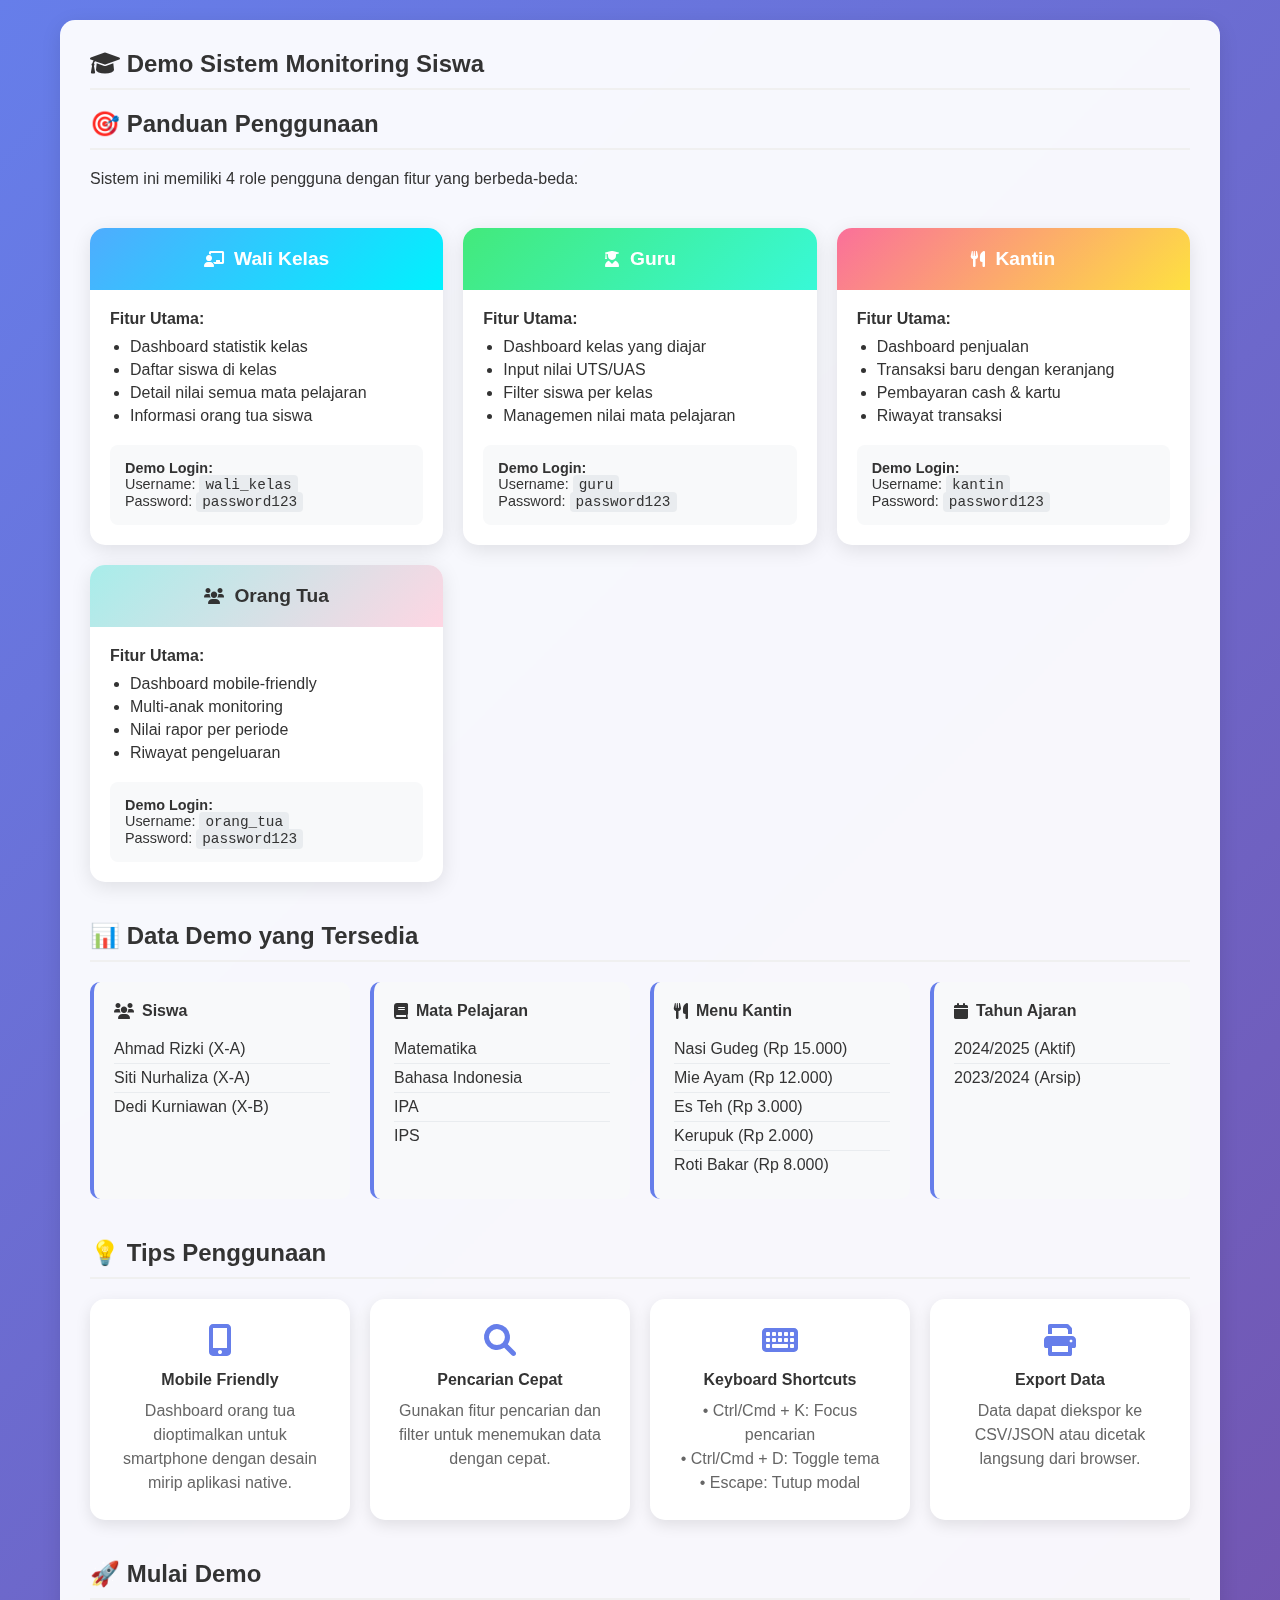
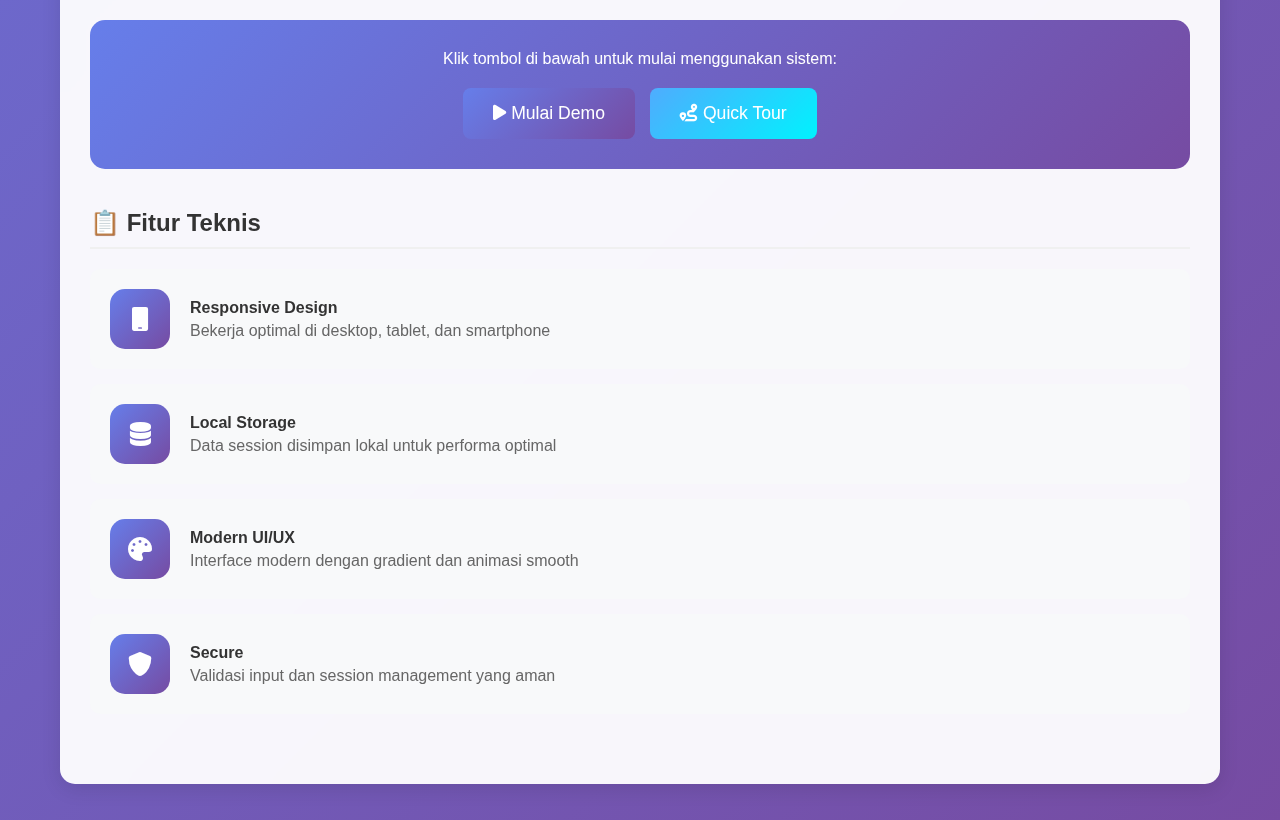
<file: template/demo.html>
<!DOCTYPE html>
<html lang="id">
<head>
    <meta charset="UTF-8">
    <meta name="viewport" content="width=device-width, initial-scale=1.0">
    <title>Demo - Sistem Monitoring Siswa</title>
    <link rel="stylesheet" href="assets/css/style.css">
    <link rel="stylesheet" href="https://cdnjs.cloudflare.com/ajax/libs/font-awesome/6.0.0/css/all.min.css">
</head>
<body>
    <div class="container">
        <div class="content-card">
            <h1 class="content-title">
                <i class="fas fa-graduation-cap"></i> Demo Sistem Monitoring Siswa
            </h1>
            
            <div class="demo-section">
                <h2>🎯 Panduan Penggunaan</h2>
                <p>Sistem ini memiliki 4 role pengguna dengan fitur yang berbeda-beda:</p>
            </div>

            <div class="demo-roles">
                <div class="role-demo-card">
                    <div class="role-header wali-kelas">
                        <i class="fas fa-chalkboard-teacher"></i>
                        <h3>Wali Kelas</h3>
                    </div>
                    <div class="role-content">
                        <h4>Fitur Utama:</h4>
                        <ul>
                            <li>Dashboard statistik kelas</li>
                            <li>Daftar siswa di kelas</li>
                            <li>Detail nilai semua mata pelajaran</li>
                            <li>Informasi orang tua siswa</li>
                        </ul>
                        <div class="demo-credentials">
                            <strong>Demo Login:</strong><br>
                            Username: <code>wali_kelas</code><br>
                            Password: <code>password123</code>
                        </div>
                    </div>
                </div>

                <div class="role-demo-card">
                    <div class="role-header guru">
                        <i class="fas fa-user-graduate"></i>
                        <h3>Guru</h3>
                    </div>
                    <div class="role-content">
                        <h4>Fitur Utama:</h4>
                        <ul>
                            <li>Dashboard kelas yang diajar</li>
                            <li>Input nilai UTS/UAS</li>
                            <li>Filter siswa per kelas</li>
                            <li>Managemen nilai mata pelajaran</li>
                        </ul>
                        <div class="demo-credentials">
                            <strong>Demo Login:</strong><br>
                            Username: <code>guru</code><br>
                            Password: <code>password123</code>
                        </div>
                    </div>
                </div>

                <div class="role-demo-card">
                    <div class="role-header kantin">
                        <i class="fas fa-utensils"></i>
                        <h3>Kantin</h3>
                    </div>
                    <div class="role-content">
                        <h4>Fitur Utama:</h4>
                        <ul>
                            <li>Dashboard penjualan</li>
                            <li>Transaksi baru dengan keranjang</li>
                            <li>Pembayaran cash & kartu</li>
                            <li>Riwayat transaksi</li>
                        </ul>
                        <div class="demo-credentials">
                            <strong>Demo Login:</strong><br>
                            Username: <code>kantin</code><br>
                            Password: <code>password123</code>
                        </div>
                    </div>
                </div>

                <div class="role-demo-card">
                    <div class="role-header orang-tua">
                        <i class="fas fa-users"></i>
                        <h3>Orang Tua</h3>
                    </div>
                    <div class="role-content">
                        <h4>Fitur Utama:</h4>
                        <ul>
                            <li>Dashboard mobile-friendly</li>
                            <li>Multi-anak monitoring</li>
                            <li>Nilai rapor per periode</li>
                            <li>Riwayat pengeluaran</li>
                        </ul>
                        <div class="demo-credentials">
                            <strong>Demo Login:</strong><br>
                            Username: <code>orang_tua</code><br>
                            Password: <code>password123</code>
                        </div>
                    </div>
                </div>
            </div>

            <div class="demo-section">
                <h2>📊 Data Demo yang Tersedia</h2>
                <div class="demo-data">
                    <div class="data-card">
                        <h4><i class="fas fa-users"></i> Siswa</h4>
                        <ul>
                            <li>Ahmad Rizki (X-A)</li>
                            <li>Siti Nurhaliza (X-A)</li>
                            <li>Dedi Kurniawan (X-B)</li>
                        </ul>
                    </div>
                    
                    <div class="data-card">
                        <h4><i class="fas fa-book"></i> Mata Pelajaran</h4>
                        <ul>
                            <li>Matematika</li>
                            <li>Bahasa Indonesia</li>
                            <li>IPA</li>
                            <li>IPS</li>
                        </ul>
                    </div>
                    
                    <div class="data-card">
                        <h4><i class="fas fa-utensils"></i> Menu Kantin</h4>
                        <ul>
                            <li>Nasi Gudeg (Rp 15.000)</li>
                            <li>Mie Ayam (Rp 12.000)</li>
                            <li>Es Teh (Rp 3.000)</li>
                            <li>Kerupuk (Rp 2.000)</li>
                            <li>Roti Bakar (Rp 8.000)</li>
                        </ul>
                    </div>
                    
                    <div class="data-card">
                        <h4><i class="fas fa-calendar"></i> Tahun Ajaran</h4>
                        <ul>
                            <li>2024/2025 (Aktif)</li>
                            <li>2023/2024 (Arsip)</li>
                        </ul>
                    </div>
                </div>
            </div>

            <div class="demo-section">
                <h2>💡 Tips Penggunaan</h2>
                <div class="tips-grid">
                    <div class="tip-card">
                        <i class="fas fa-mobile-alt"></i>
                        <h4>Mobile Friendly</h4>
                        <p>Dashboard orang tua dioptimalkan untuk smartphone dengan desain mirip aplikasi native.</p>
                    </div>
                    
                    <div class="tip-card">
                        <i class="fas fa-search"></i>
                        <h4>Pencarian Cepat</h4>
                        <p>Gunakan fitur pencarian dan filter untuk menemukan data dengan cepat.</p>
                    </div>
                    
                    <div class="tip-card">
                        <i class="fas fa-keyboard"></i>
                        <h4>Keyboard Shortcuts</h4>
                        <p>
                            • Ctrl/Cmd + K: Focus pencarian<br>
                            • Ctrl/Cmd + D: Toggle tema<br>
                            • Escape: Tutup modal
                        </p>
                    </div>
                    
                    <div class="tip-card">
                        <i class="fas fa-print"></i>
                        <h4>Export Data</h4>
                        <p>Data dapat diekspor ke CSV/JSON atau dicetak langsung dari browser.</p>
                    </div>
                </div>
            </div>

            <div class="demo-section">
                <h2>🚀 Mulai Demo</h2>
                <div class="start-demo">
                    <p>Klik tombol di bawah untuk mulai menggunakan sistem:</p>
                    <div class="demo-buttons">
                        <a href="index.html" class="btn btn-primary btn-large">
                            <i class="fas fa-play"></i> Mulai Demo
                        </a>
                        <button onclick="showQuickTour()" class="btn btn-info btn-large">
                            <i class="fas fa-route"></i> Quick Tour
                        </button>
                    </div>
                </div>
            </div>

            <div class="demo-section">
                <h2>📋 Fitur Teknis</h2>
                <div class="technical-features">
                    <div class="feature-row">
                        <div class="feature-icon"><i class="fas fa-mobile"></i></div>
                        <div class="feature-text">
                            <h4>Responsive Design</h4>
                            <p>Bekerja optimal di desktop, tablet, dan smartphone</p>
                        </div>
                    </div>
                    
                    <div class="feature-row">
                        <div class="feature-icon"><i class="fas fa-database"></i></div>
                        <div class="feature-text">
                            <h4>Local Storage</h4>
                            <p>Data session disimpan lokal untuk performa optimal</p>
                        </div>
                    </div>
                    
                    <div class="feature-row">
                        <div class="feature-icon"><i class="fas fa-palette"></i></div>
                        <div class="feature-text">
                            <h4>Modern UI/UX</h4>
                            <p>Interface modern dengan gradient dan animasi smooth</p>
                        </div>
                    </div>
                    
                    <div class="feature-row">
                        <div class="feature-icon"><i class="fas fa-shield-alt"></i></div>
                        <div class="feature-text">
                            <h4>Secure</h4>
                            <p>Validasi input dan session management yang aman</p>
                        </div>
                    </div>
                </div>
            </div>
        </div>
    </div>

    <!-- Quick Tour Modal -->
    <div id="tourModal" class="modal" style="display: none;">
        <div class="modal-content" style="max-width: 800px;">
            <div class="modal-header">
                <h2>Quick Tour - Sistem Monitoring Siswa</h2>
                <button class="modal-close" onclick="closeTour()">&times;</button>
            </div>
            <div class="modal-body">
                <div class="tour-content">
                    <div class="tour-step active" id="step1">
                        <h3>Step 1: Login</h3>
                        <img src="data:image/svg+xml,%3Csvg xmlns='http://www.w3.org/2000/svg' width='400' height='300' viewBox='0 0 400 300'%3E%3Crect width='400' height='300' fill='%23f8f9fa'/%3E%3Ctext x='50%25' y='50%25' font-size='18' text-anchor='middle' dy='.3em' fill='%23666'%3ELogin Page Preview%3C/text%3E%3C/svg%3E" alt="Login Preview">
                        <p>Pilih salah satu dari 4 role: Wali Kelas, Guru, Kantin, atau Orang Tua. Kredensial demo akan otomatis terisi.</p>
                    </div>
                    
                    <div class="tour-step" id="step2">
                        <h3>Step 2: Dashboard</h3>
                        <img src="data:image/svg+xml,%3Csvg xmlns='http://www.w3.org/2000/svg' width='400' height='300' viewBox='0 0 400 300'%3E%3Crect width='400' height='300' fill='%23f8f9fa'/%3E%3Ctext x='50%25' y='50%25' font-size='18' text-anchor='middle' dy='.3em' fill='%23666'%3EDashboard Preview%3C/text%3E%3C/svg%3E" alt="Dashboard Preview">
                        <p>Setiap role memiliki dashboard dengan statistik yang relevan. Data real-time ditampilkan dalam card yang menarik.</p>
                    </div>
                    
                    <div class="tour-step" id="step3">
                        <h3>Step 3: Fitur Utama</h3>
                        <img src="data:image/svg+xml,%3Csvg xmlns='http://www.w3.org/2000/svg' width='400' height='300' viewBox='0 0 400 300'%3E%3Crect width='400' height='300' fill='%23f8f9fa'/%3E%3Ctext x='50%25' y='50%25' font-size='18' text-anchor='middle' dy='.3em' fill='%23666'%3EFeatures Preview%3C/text%3E%3C/svg%3E" alt="Features Preview">
                        <p>Jelajahi fitur seperti input nilai (guru), transaksi kantin, atau monitoring anak (orang tua).</p>
                    </div>
                </div>
                
                <div class="tour-navigation">
                    <button id="prevBtn" onclick="changeTourStep(-1)" disabled>Previous</button>
                    <span id="stepIndicator">1 / 3</span>
                    <button id="nextBtn" onclick="changeTourStep(1)">Next</button>
                </div>
            </div>
        </div>
    </div>

    <script>
        let currentTourStep = 1;
        const totalSteps = 3;

        function showQuickTour() {
            document.getElementById('tourModal').style.display = 'flex';
            currentTourStep = 1;
            updateTourStep();
        }

        function closeTour() {
            document.getElementById('tourModal').style.display = 'none';
        }

        function changeTourStep(direction) {
            currentTourStep += direction;
            if (currentTourStep < 1) currentTourStep = 1;
            if (currentTourStep > totalSteps) currentTourStep = totalSteps;
            updateTourStep();
        }

        function updateTourStep() {
            // Hide all steps
            document.querySelectorAll('.tour-step').forEach(step => {
                step.classList.remove('active');
            });
            
            // Show current step
            document.getElementById(`step${currentTourStep}`).classList.add('active');
            
            // Update navigation
            document.getElementById('prevBtn').disabled = currentTourStep === 1;
            document.getElementById('nextBtn').disabled = currentTourStep === totalSteps;
            document.getElementById('stepIndicator').textContent = `${currentTourStep} / ${totalSteps}`;
            
            if (currentTourStep === totalSteps) {
                document.getElementById('nextBtn').textContent = 'Finish';
                document.getElementById('nextBtn').onclick = closeTour;
            } else {
                document.getElementById('nextBtn').textContent = 'Next';
                document.getElementById('nextBtn').onclick = () => changeTourStep(1);
            }
        }
    </script>

    <style>
        .demo-section {
            margin-bottom: 40px;
        }

        .demo-section h2 {
            color: #333;
            margin-bottom: 20px;
            padding-bottom: 10px;
            border-bottom: 2px solid #f0f0f0;
        }

        .demo-roles {
            display: grid;
            grid-template-columns: repeat(auto-fit, minmax(280px, 1fr));
            gap: 20px;
            margin-bottom: 40px;
        }

        .role-demo-card {
            background: white;
            border-radius: 15px;
            overflow: hidden;
            box-shadow: 0 5px 20px rgba(0, 0, 0, 0.1);
        }

        .role-header {
            padding: 20px;
            color: white;
            text-align: center;
            display: flex;
            align-items: center;
            justify-content: center;
            gap: 10px;
        }

        .role-header.wali-kelas {
            background: linear-gradient(135deg, #4facfe 0%, #00f2fe 100%);
        }

        .role-header.guru {
            background: linear-gradient(135deg, #43e97b 0%, #38f9d7 100%);
        }

        .role-header.kantin {
            background: linear-gradient(135deg, #fa709a 0%, #fee140 100%);
        }

        .role-header.orang-tua {
            background: linear-gradient(135deg, #a8edea 0%, #fed6e3 100%);
            color: #333;
        }

        .role-header h3 {
            margin: 0;
            font-size: 1.2rem;
        }

        .role-content {
            padding: 20px;
        }

        .role-content h4 {
            color: #333;
            margin-bottom: 10px;
        }

        .role-content ul {
            margin-bottom: 20px;
            padding-left: 20px;
        }

        .role-content li {
            margin-bottom: 5px;
        }

        .demo-credentials {
            background: #f8f9fa;
            padding: 15px;
            border-radius: 8px;
            font-size: 0.9rem;
        }

        .demo-credentials code {
            background: #e9ecef;
            padding: 2px 6px;
            border-radius: 4px;
            font-family: monospace;
        }

        .demo-data {
            display: grid;
            grid-template-columns: repeat(auto-fit, minmax(200px, 1fr));
            gap: 20px;
        }

        .data-card {
            background: #f8f9fa;
            padding: 20px;
            border-radius: 10px;
            border-left: 4px solid #667eea;
        }

        .data-card h4 {
            color: #333;
            margin-bottom: 15px;
            display: flex;
            align-items: center;
            gap: 8px;
        }

        .data-card ul {
            list-style: none;
            padding: 0;
        }

        .data-card li {
            padding: 5px 0;
            border-bottom: 1px solid #e9ecef;
        }

        .data-card li:last-child {
            border-bottom: none;
        }

        .tips-grid {
            display: grid;
            grid-template-columns: repeat(auto-fit, minmax(250px, 1fr));
            gap: 20px;
        }

        .tip-card {
            background: white;
            padding: 25px;
            border-radius: 15px;
            box-shadow: 0 5px 15px rgba(0, 0, 0, 0.1);
            text-align: center;
        }

        .tip-card i {
            font-size: 2rem;
            color: #667eea;
            margin-bottom: 15px;
        }

        .tip-card h4 {
            color: #333;
            margin-bottom: 10px;
        }

        .tip-card p {
            color: #666;
            line-height: 1.5;
        }

        .start-demo {
            text-align: center;
            padding: 30px;
            background: linear-gradient(135deg, #667eea 0%, #764ba2 100%);
            color: white;
            border-radius: 15px;
        }

        .demo-buttons {
            display: flex;
            gap: 15px;
            justify-content: center;
            flex-wrap: wrap;
            margin-top: 20px;
        }

        .btn-large {
            padding: 15px 30px;
            font-size: 1.1rem;
        }

        .technical-features {
            display: grid;
            gap: 15px;
        }

        .feature-row {
            display: flex;
            align-items: center;
            gap: 20px;
            padding: 20px;
            background: #f8f9fa;
            border-radius: 10px;
        }

        .feature-icon {
            width: 60px;
            height: 60px;
            border-radius: 15px;
            background: linear-gradient(135deg, #667eea 0%, #764ba2 100%);
            display: flex;
            align-items: center;
            justify-content: center;
            color: white;
            font-size: 1.5rem;
        }

        .feature-text h4 {
            color: #333;
            margin-bottom: 5px;
        }

        .feature-text p {
            color: #666;
            margin: 0;
        }

        /* Tour Modal Styles */
        .tour-content {
            text-align: center;
        }

        .tour-step {
            display: none;
        }

        .tour-step.active {
            display: block;
        }

        .tour-step img {
            width: 100%;
            max-width: 400px;
            height: 300px;
            object-fit: cover;
            border-radius: 10px;
            margin: 20px 0;
        }

        .tour-navigation {
            display: flex;
            justify-content: space-between;
            align-items: center;
            margin-top: 30px;
            padding-top: 20px;
            border-top: 1px solid #f0f0f0;
        }

        .tour-navigation button {
            background: #667eea;
            color: white;
            border: none;
            padding: 10px 20px;
            border-radius: 8px;
            cursor: pointer;
            transition: all 0.3s ease;
        }

        .tour-navigation button:disabled {
            background: #ccc;
            cursor: not-allowed;
        }

        .tour-navigation button:not(:disabled):hover {
            background: #5a6fd8;
        }

        @media (max-width: 768px) {
            .demo-roles {
                grid-template-columns: 1fr;
            }
            
            .demo-buttons {
                flex-direction: column;
            }
            
            .feature-row {
                flex-direction: column;
                text-align: center;
            }
        }
    </style>
</body>
</html>
</file>
<file: template/assets/css/style.css>
* {
    margin: 0;
    padding: 0;
    box-sizing: border-box;
}

body {
    font-family: 'Segoe UI', Tahoma, Geneva, Verdana, sans-serif;
    background: linear-gradient(135deg, #667eea 0%, #764ba2 100%);
    min-height: 100vh;
    color: #333;
}

.container {
    max-width: 1200px;
    margin: 0 auto;
    padding: 20px;
}

/* Login Page Styles */
.login-container {
    display: flex;
    justify-content: center;
    align-items: center;
    min-height: 100vh;
    padding: 20px;
}

.login-card {
    background: rgba(255, 255, 255, 0.95);
    backdrop-filter: blur(10px);
    border-radius: 20px;
    padding: 40px;
    box-shadow: 0 20px 40px rgba(0, 0, 0, 0.1);
    text-align: center;
    max-width: 500px;
    width: 100%;
}

.login-title {
    font-size: 2.5rem;
    color: #333;
    margin-bottom: 10px;
    font-weight: 700;
}

.login-subtitle {
    color: #666;
    margin-bottom: 40px;
    font-size: 1.1rem;
}

.role-buttons {
    display: grid;
    grid-template-columns: repeat(2, 1fr);
    gap: 20px;
    margin-bottom: 30px;
}

.role-btn {
    background: linear-gradient(135deg, #667eea 0%, #764ba2 100%);
    border: none;
    border-radius: 15px;
    padding: 25px 20px;
    color: white;
    cursor: pointer;
    transition: all 0.3s ease;
    text-decoration: none;
    display: flex;
    flex-direction: column;
    align-items: center;
    font-size: 1rem;
    font-weight: 600;
}

.role-btn:hover {
    transform: translateY(-5px);
    box-shadow: 0 15px 30px rgba(102, 126, 234, 0.4);
}

.role-btn i {
    font-size: 2rem;
    margin-bottom: 10px;
}

.role-btn.wali-kelas {
    background: linear-gradient(135deg, #4facfe 0%, #00f2fe 100%);
}

.role-btn.guru {
    background: linear-gradient(135deg, #43e97b 0%, #38f9d7 100%);
}

.role-btn.kantin {
    background: linear-gradient(135deg, #fa709a 0%, #fee140 100%);
}

.role-btn.orang-tua {
    background: linear-gradient(135deg, #a8edea 0%, #fed6e3 100%);
    color: #333;
}

/* Dashboard Styles */
.header {
    background: rgba(255, 255, 255, 0.95);
    backdrop-filter: blur(10px);
    padding: 20px;
    border-radius: 15px;
    margin-bottom: 30px;
    display: flex;
    justify-content: space-between;
    align-items: center;
    box-shadow: 0 5px 20px rgba(0, 0, 0, 0.1);
}

.header h1 {
    color: #333;
    font-size: 1.8rem;
}

.user-info {
    display: flex;
    align-items: center;
    gap: 15px;
}

.user-avatar {
    width: 40px;
    height: 40px;
    border-radius: 50%;
    background: linear-gradient(135deg, #667eea 0%, #764ba2 100%);
    display: flex;
    align-items: center;
    justify-content: center;
    color: white;
    font-weight: bold;
}

.logout-btn {
    background: #ff4757;
    color: white;
    border: none;
    padding: 8px 16px;
    border-radius: 8px;
    cursor: pointer;
    transition: all 0.3s ease;
}

.logout-btn:hover {
    background: #ff3742;
}

.dashboard-grid {
    display: grid;
    grid-template-columns: repeat(auto-fit, minmax(250px, 1fr));
    gap: 20px;
    margin-bottom: 30px;
}

.stat-card {
    background: rgba(255, 255, 255, 0.95);
    backdrop-filter: blur(10px);
    padding: 25px;
    border-radius: 15px;
    box-shadow: 0 5px 20px rgba(0, 0, 0, 0.1);
    transition: transform 0.3s ease;
}

.stat-card:hover {
    transform: translateY(-5px);
}

.stat-card h3 {
    color: #666;
    font-size: 0.9rem;
    margin-bottom: 10px;
    text-transform: uppercase;
    letter-spacing: 1px;
}

.stat-value {
    font-size: 2.5rem;
    font-weight: bold;
    color: #333;
    margin-bottom: 5px;
}

.stat-label {
    color: #888;
    font-size: 0.9rem;
}

/* Navigation */
.nav-menu {
    background: rgba(255, 255, 255, 0.95);
    backdrop-filter: blur(10px);
    border-radius: 15px;
    padding: 20px;
    margin-bottom: 30px;
    box-shadow: 0 5px 20px rgba(0, 0, 0, 0.1);
}

.nav-items {
    display: flex;
    gap: 20px;
    flex-wrap: wrap;
}

.nav-item {
    background: linear-gradient(135deg, #667eea 0%, #764ba2 100%);
    color: white;
    text-decoration: none;
    padding: 12px 24px;
    border-radius: 8px;
    transition: all 0.3s ease;
    font-weight: 500;
}

.nav-item:hover {
    transform: translateY(-2px);
    box-shadow: 0 5px 15px rgba(102, 126, 234, 0.4);
}

.nav-item.active {
    background: linear-gradient(135deg, #4facfe 0%, #00f2fe 100%);
}

/* Content Area */
.content-card {
    background: rgba(255, 255, 255, 0.95);
    backdrop-filter: blur(10px);
    border-radius: 15px;
    padding: 30px;
    box-shadow: 0 5px 20px rgba(0, 0, 0, 0.1);
    margin-bottom: 20px;
}

.content-title {
    font-size: 1.5rem;
    color: #333;
    margin-bottom: 20px;
    padding-bottom: 10px;
    border-bottom: 2px solid #f0f0f0;
}

/* Tables */
.table-container {
    overflow-x: auto;
    border-radius: 10px;
    box-shadow: 0 2px 10px rgba(0, 0, 0, 0.1);
}

table {
    width: 100%;
    border-collapse: collapse;
    background: white;
    border-radius: 10px;
    overflow: hidden;
}

th, td {
    padding: 15px;
    text-align: left;
    border-bottom: 1px solid #f0f0f0;
}

th {
    background: linear-gradient(135deg, #667eea 0%, #764ba2 100%);
    color: white;
    font-weight: 600;
    text-transform: uppercase;
    letter-spacing: 0.5px;
    font-size: 0.9rem;
}

tr:hover {
    background-color: #f8f9fa;
}

/* Buttons */
.btn {
    padding: 10px 20px;
    border: none;
    border-radius: 8px;
    cursor: pointer;
    font-weight: 500;
    transition: all 0.3s ease;
    text-decoration: none;
    display: inline-block;
    text-align: center;
}

.btn-primary {
    background: linear-gradient(135deg, #667eea 0%, #764ba2 100%);
    color: white;
}

.btn-primary:hover {
    transform: translateY(-2px);
    box-shadow: 0 5px 15px rgba(102, 126, 234, 0.4);
}

.btn-success {
    background: linear-gradient(135deg, #43e97b 0%, #38f9d7 100%);
    color: white;
}

.btn-success:hover {
    transform: translateY(-2px);
    box-shadow: 0 5px 15px rgba(67, 233, 123, 0.4);
}

.btn-info {
    background: linear-gradient(135deg, #4facfe 0%, #00f2fe 100%);
    color: white;
}

.btn-info:hover {
    transform: translateY(-2px);
    box-shadow: 0 5px 15px rgba(79, 172, 254, 0.4);
}

.btn-warning {
    background: linear-gradient(135deg, #fa709a 0%, #fee140 100%);
    color: white;
}

.btn-warning:hover {
    transform: translateY(-2px);
    box-shadow: 0 5px 15px rgba(250, 112, 154, 0.4);
}

/* Forms */
.form-group {
    margin-bottom: 20px;
}

.form-label {
    display: block;
    margin-bottom: 5px;
    font-weight: 500;
    color: #333;
}

.form-control {
    width: 100%;
    padding: 12px;
    border: 2px solid #e0e0e0;
    border-radius: 8px;
    font-size: 1rem;
    transition: border-color 0.3s ease;
}

.form-control:focus {
    outline: none;
    border-color: #667eea;
    box-shadow: 0 0 0 3px rgba(102, 126, 234, 0.1);
}

.form-row {
    display: grid;
    grid-template-columns: repeat(auto-fit, minmax(200px, 1fr));
    gap: 20px;
}

/* Search and Filter */
.search-filter-bar {
    display: flex;
    gap: 15px;
    margin-bottom: 20px;
    flex-wrap: wrap;
    align-items: center;
}

.search-box {
    flex: 1;
    min-width: 250px;
}

.filter-select {
    min-width: 150px;
}

/* Cards for Mobile-friendly Design */
.card-grid {
    display: grid;
    grid-template-columns: repeat(auto-fill, minmax(280px, 1fr));
    gap: 20px;
}

.info-card {
    background: white;
    border-radius: 15px;
    padding: 20px;
    box-shadow: 0 5px 15px rgba(0, 0, 0, 0.1);
    transition: transform 0.3s ease;
}

.info-card:hover {
    transform: translateY(-3px);
    box-shadow: 0 10px 25px rgba(0, 0, 0, 0.15);
}

.card-header {
    display: flex;
    align-items: center;
    gap: 15px;
    margin-bottom: 15px;
    padding-bottom: 15px;
    border-bottom: 1px solid #f0f0f0;
}

.card-avatar {
    width: 50px;
    height: 50px;
    border-radius: 50%;
    background: linear-gradient(135deg, #667eea 0%, #764ba2 100%);
    display: flex;
    align-items: center;
    justify-content: center;
    color: white;
    font-weight: bold;
    font-size: 1.2rem;
}

.card-title {
    font-size: 1.1rem;
    font-weight: 600;
    color: #333;
}

.card-subtitle {
    color: #666;
    font-size: 0.9rem;
}

/* Mobile Styles */
@media (max-width: 768px) {
    .container {
        padding: 15px;
    }
    
    .login-card {
        padding: 30px 20px;
    }
    
    .login-title {
        font-size: 2rem;
    }
    
    .role-buttons {
        grid-template-columns: 1fr;
        gap: 15px;
    }
    
    .role-btn {
        padding: 20px;
    }
    
    .header {
        flex-direction: column;
        gap: 15px;
        text-align: center;
    }
    
    .dashboard-grid {
        grid-template-columns: 1fr;
        gap: 15px;
    }
    
    .nav-items {
        justify-content: center;
        gap: 10px;
    }
    
    .nav-item {
        padding: 10px 16px;
        font-size: 0.9rem;
    }
    
    .content-card {
        padding: 20px 15px;
    }
    
    .search-filter-bar {
        flex-direction: column;
        align-items: stretch;
    }
    
    .search-box {
        min-width: auto;
    }
    
    .table-container {
        font-size: 0.9rem;
    }
    
    th, td {
        padding: 10px 8px;
    }
    
    .card-grid {
        grid-template-columns: 1fr;
    }
}

/* Extra small screens */
@media (max-width: 480px) {
    .login-title {
        font-size: 1.8rem;
    }
    
    .role-btn {
        padding: 15px;
    }
    
    .role-btn i {
        font-size: 1.5rem;
    }
    
    .stat-value {
        font-size: 2rem;
    }
    
    .content-title {
        font-size: 1.3rem;
    }
}

/* Animation for page transitions */
.page-enter {
    animation: slideInUp 0.5s ease-out;
}

@keyframes slideInUp {
    from {
        opacity: 0;
        transform: translateY(30px);
    }
    to {
        opacity: 1;
        transform: translateY(0);
    }
}

/* Loading states */
.loading {
    display: flex;
    justify-content: center;
    align-items: center;
    padding: 40px;
}

.spinner {
    width: 40px;
    height: 40px;
    border: 4px solid #f3f3f3;
    border-top: 4px solid #667eea;
    border-radius: 50%;
    animation: spin 1s linear infinite;
}

@keyframes spin {
    0% { transform: rotate(0deg); }
    100% { transform: rotate(360deg); }
}
</file>
